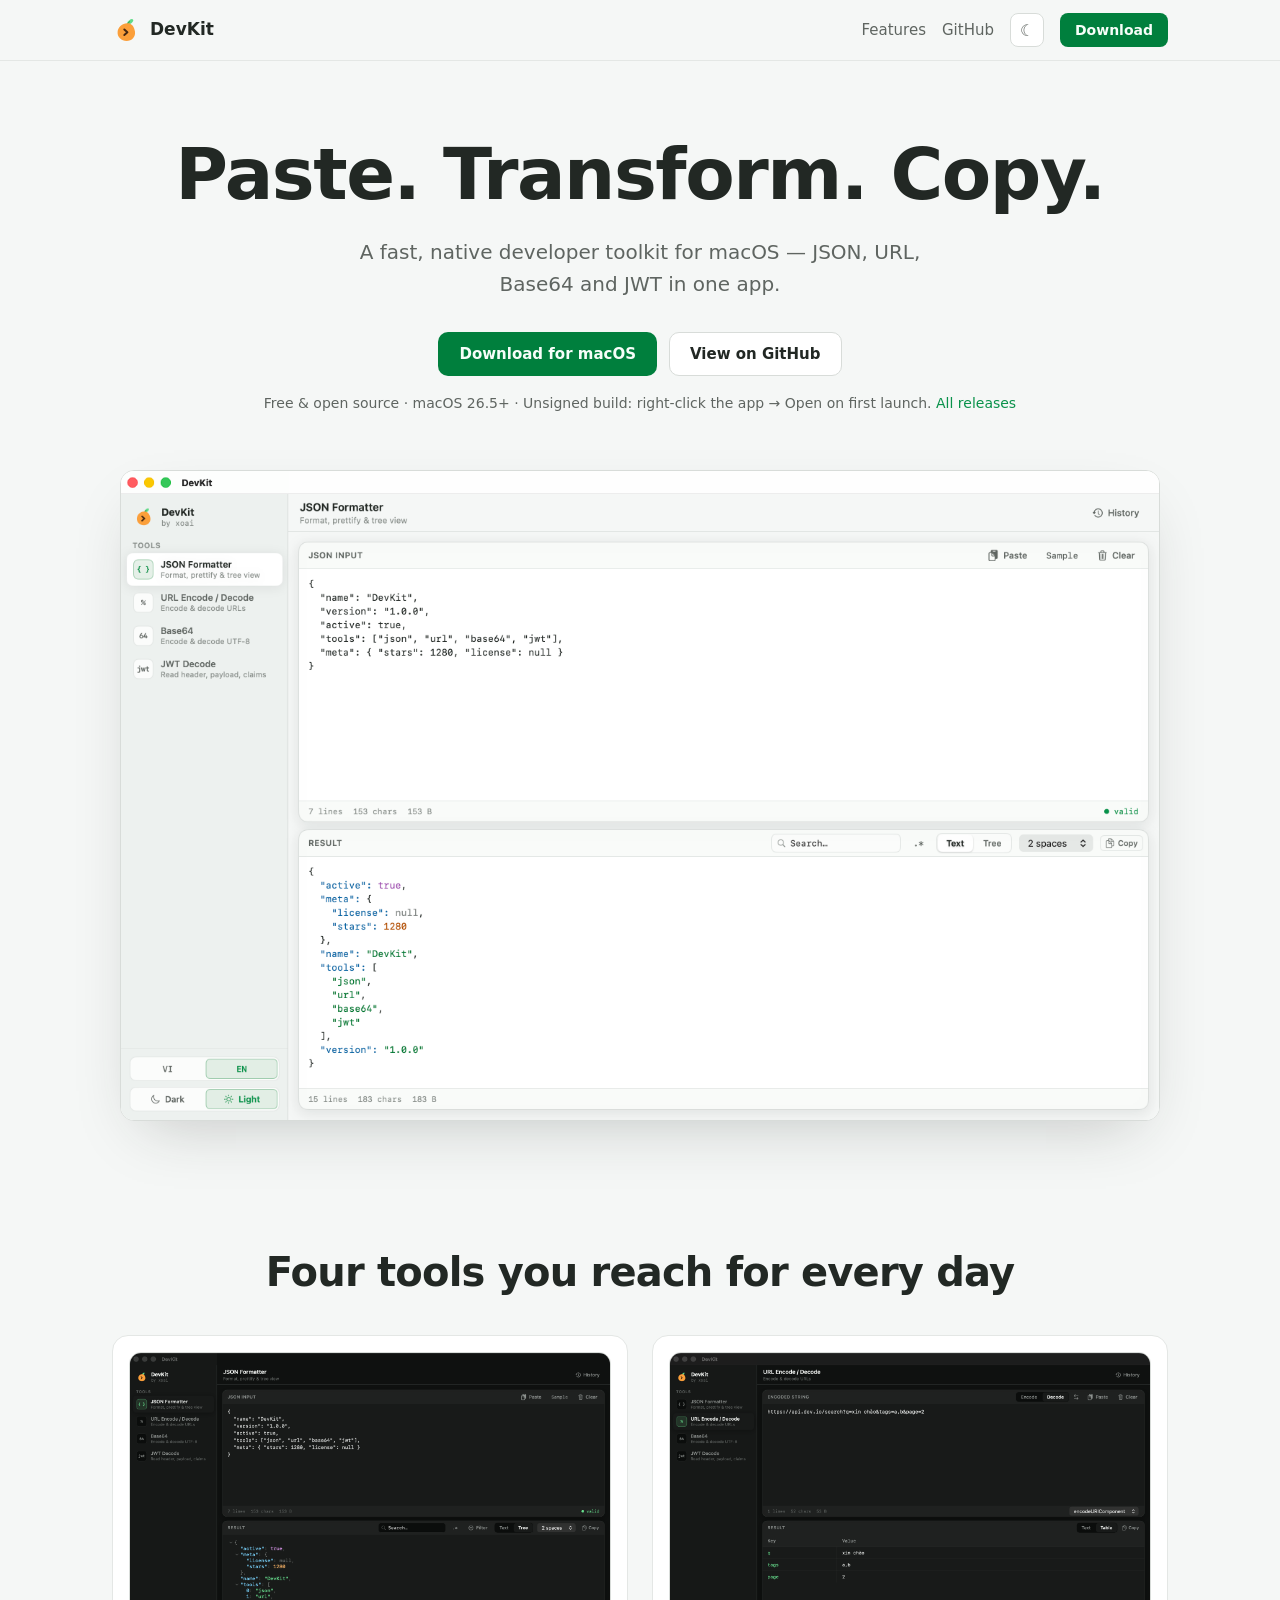
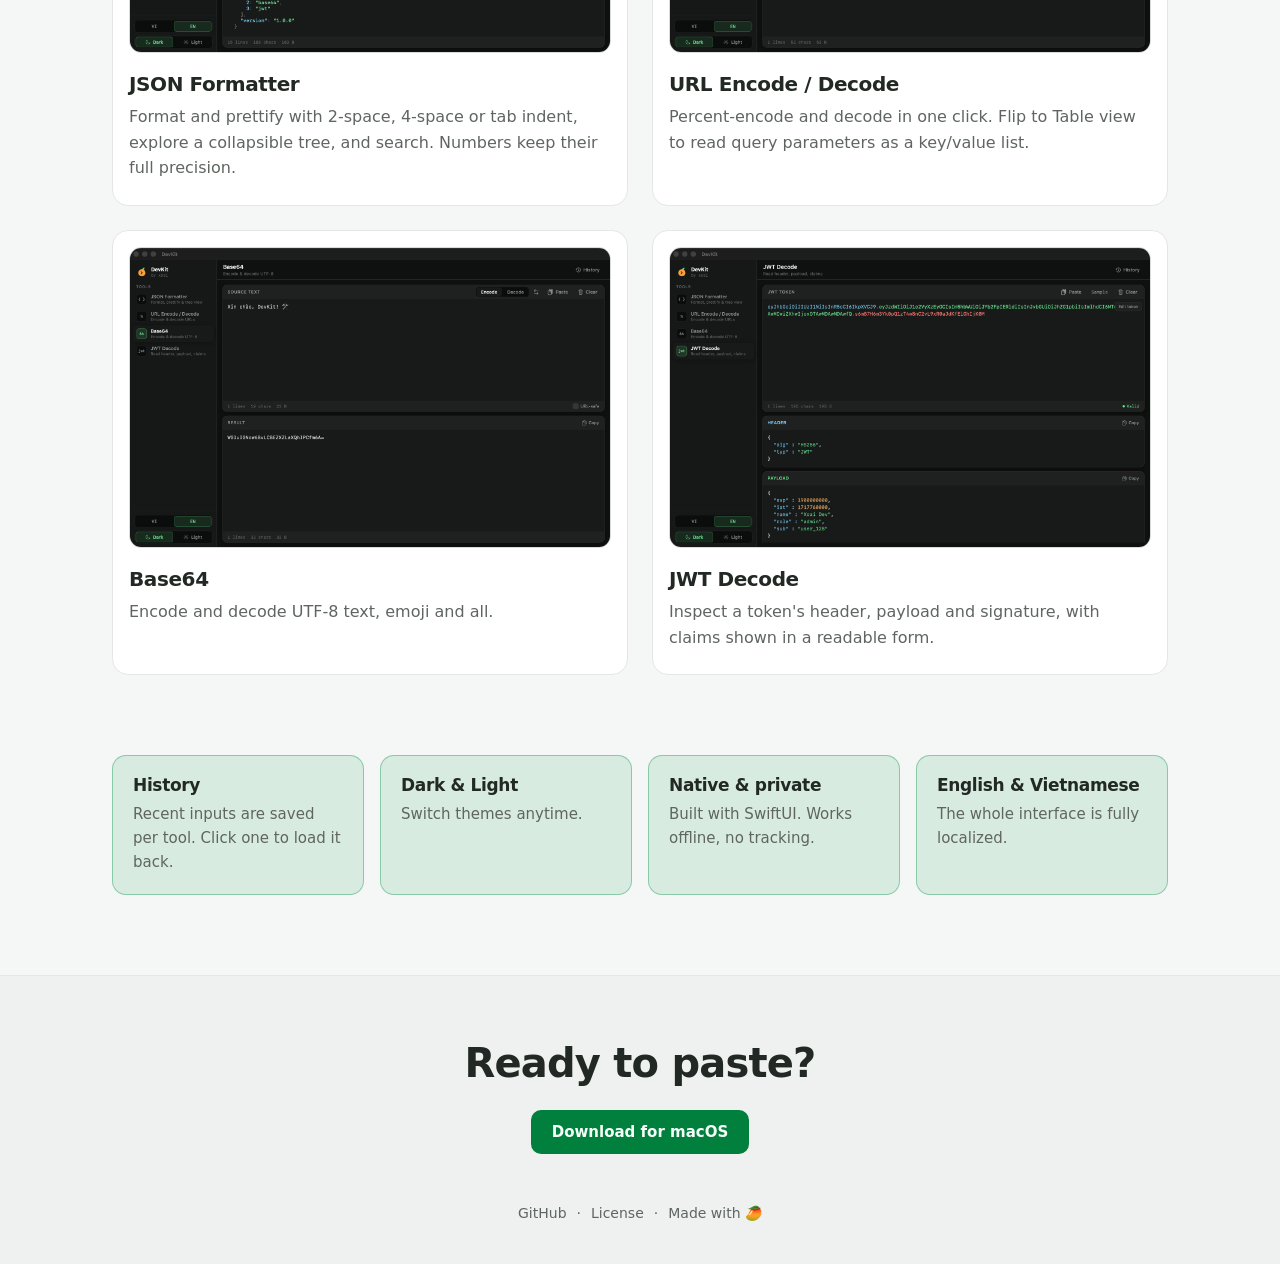
<file: site/index.html>
<!DOCTYPE html>
<html lang="en">
<head>
  <meta charset="utf-8">
  <meta name="viewport" content="width=device-width, initial-scale=1">
  <title>DevKit for macOS</title>
  <meta name="description" content="A fast, native developer toolkit for macOS — JSON, URL, Base64 and JWT in one app.">
  <link rel="icon" href="favicon.svg" type="image/svg+xml">
  <script>
    // Apply a saved theme before first paint so the page never flashes the wrong one.
    try {
      var saved = localStorage.getItem('devkit-theme');
      if (saved === 'dark' || saved === 'light') document.documentElement.dataset.theme = saved;
    } catch (e) {}
  </script>
  <link rel="stylesheet" href="styles.css">
  <script src="theme.js" defer></script>
</head>
<body>
  <header class="nav">
    <div class="container nav-inner">
      <a class="brand" href="#top" aria-label="DevKit home">
        <svg class="mark" width="28" height="28" viewBox="0 0 100 100" aria-hidden="true">
          <ellipse cx="65" cy="21" rx="13" ry="6.4" transform="rotate(-40 65 21)" fill="oklch(0.80 0.16 152)"/>
          <path d="M55 30 C57 25 60 22 63 20" fill="none" stroke="oklch(0.56 0.12 152)" stroke-width="3.2" stroke-linecap="round"/>
          <path d="M59 26 C40 23 22 37 20 56 C18 75 34 89 52 89 C71 89 85 74 82 55 C79 39 72 28 59 26 Z" fill="oklch(0.78 0.155 64)"/>
          <polyline points="44,48 55,58 44,68" fill="none" stroke="oklch(0.31 0.055 56)" stroke-width="7" stroke-linecap="round" stroke-linejoin="round"/>
        </svg>
        <span>DevKit</span>
      </a>
      <nav class="nav-links" aria-label="Primary">
        <a class="nav-secondary" href="#features">Features</a>
        <a class="nav-secondary" href="https://github.com/tungnguyentran/xoai-dev-kit" rel="noopener">GitHub</a>
        <button id="theme-toggle" class="icon-btn" type="button" aria-label="Toggle dark mode" hidden></button>
        <a class="btn btn-primary btn-sm" href="https://github.com/tungnguyentran/xoai-dev-kit/releases/latest/download/XoaiUtility-macOS.zip" rel="noopener">Download</a>
      </nav>
    </div>
  </header>

  <main id="top">
    <section class="hero container">
      <h1>Paste. Transform. Copy.</h1>
      <p class="lede">A fast, native developer toolkit for macOS — JSON, URL, Base64 and JWT in one app.</p>
      <div class="cta">
        <a class="btn btn-primary" href="https://github.com/tungnguyentran/xoai-dev-kit/releases/latest/download/XoaiUtility-macOS.zip" rel="noopener">Download for macOS</a>
        <a class="btn btn-secondary" href="https://github.com/tungnguyentran/xoai-dev-kit" rel="noopener">View on GitHub</a>
      </div>
      <p class="meta">Free &amp; open source · macOS 26.5+ · Unsigned build: right-click the app → Open on first launch. <a href="https://github.com/tungnguyentran/xoai-dev-kit/releases" rel="noopener">All releases</a></p>
      <figure id="hero-shot" class="window">
        <div class="shot shot-hero">
          <img class="shot-dark" src="assets/hero-dark.png" width="2880" height="1800" onerror="this.style.display='none';this.closest('.shot').classList.add('is-missing-dark')" alt="DevKit app window in dark mode, formatting JSON">
          <img class="shot-light" src="assets/hero-light.png" width="2880" height="1800" onerror="this.style.display='none';this.closest('.shot').classList.add('is-missing-light')" alt="DevKit app window in light mode, formatting JSON">
          <div class="shot-ph">DevKit</div>
        </div>
      </figure>
    </section>

    <section id="features" class="tools container" aria-labelledby="features-title">
      <h2 id="features-title">Four tools you reach for every day</h2>
      <div class="tool-grid">
        <article class="tool-card">
          <div class="shot">
            <img src="assets/tool-json.png" width="1600" height="1000" loading="lazy" onerror="this.closest('.shot').classList.add('is-missing')" alt="DevKit JSON Formatter showing a collapsible JSON tree">
            <div class="shot-ph">JSON Formatter</div>
          </div>
          <h3>JSON Formatter</h3>
          <p>Format and prettify with 2-space, 4-space or tab indent, explore a collapsible tree, and search. Numbers keep their full precision.</p>
        </article>
        <article class="tool-card">
          <div class="shot">
            <img src="assets/tool-url.png" width="1600" height="1000" loading="lazy" onerror="this.closest('.shot').classList.add('is-missing')" alt="DevKit URL decoder showing query parameters as a key/value table">
            <div class="shot-ph">URL Encode / Decode</div>
          </div>
          <h3>URL Encode / Decode</h3>
          <p>Percent-encode and decode in one click. Flip to Table view to read query parameters as a key/value list.</p>
        </article>
        <article class="tool-card">
          <div class="shot">
            <img src="assets/tool-base64.png" width="1600" height="1000" loading="lazy" onerror="this.closest('.shot').classList.add('is-missing')" alt="DevKit Base64 tool encoding UTF-8 text">
            <div class="shot-ph">Base64</div>
          </div>
          <h3>Base64</h3>
          <p>Encode and decode UTF-8 text, emoji and all.</p>
        </article>
        <article class="tool-card">
          <div class="shot">
            <img src="assets/tool-jwt.png" width="1600" height="1000" loading="lazy" onerror="this.closest('.shot').classList.add('is-missing')" alt="DevKit JWT decoder showing header, payload and signature">
            <div class="shot-ph">JWT Decode</div>
          </div>
          <h3>JWT Decode</h3>
          <p>Inspect a token's header, payload and signature, with claims shown in a readable form.</p>
        </article>
      </div>
    </section>

    <section class="highlights container" aria-label="Highlights">
      <ul class="highlight-list">
        <li><h3>History</h3><p>Recent inputs are saved per tool. Click one to load it back.</p></li>
        <li><h3>Dark &amp; Light</h3><p>Switch themes anytime.</p></li>
        <li><h3>Native &amp; private</h3><p>Built with SwiftUI. Works offline, no tracking.</p></li>
        <li><h3>English &amp; Vietnamese</h3><p>The whole interface is fully localized.</p></li>
      </ul>
    </section>
  </main>

  <footer class="footer">
    <div class="container footer-inner">
      <div class="footer-cta">
        <h2>Ready to paste?</h2>
        <a class="btn btn-primary" href="https://github.com/tungnguyentran/xoai-dev-kit/releases/latest/download/XoaiUtility-macOS.zip" rel="noopener">Download for macOS</a>
      </div>
      <p class="footer-links">
        <a href="https://github.com/tungnguyentran/xoai-dev-kit" rel="noopener">GitHub</a>
        <span aria-hidden="true">·</span>
        <a href="https://github.com/tungnguyentran/xoai-dev-kit/blob/main/LICENSE" rel="noopener">License</a>
        <span aria-hidden="true">·</span>
        <span>Made with 🥭</span>
      </p>
    </div>
  </footer>
</body>
</html>
</file>
<file: site/styles.css>
/* DevKit landing page.
   Color tokens are copied verbatim from XoaiUtility/Theme.swift (oklch), so the
   site and the app share one palette. site-tests/check_site.py keeps them in sync. */

/* ---- Tokens: light ---- */
:root {
  color-scheme: light;
  --bg:          oklch(0.975 0.003 160);
  --bg-side:     oklch(0.955 0.004 160);
  --panel:       oklch(1 0 0);
  --panel-2:     oklch(0.985 0.003 160);
  --border:      oklch(0.89 0.005 160);
  --border-soft: oklch(0.925 0.004 160);
  --text:        oklch(0.27 0.012 160);
  --text-dim:    oklch(0.50 0.01 160);
  --text-faint:  oklch(0.64 0.008 160);
  --accent:      oklch(0.58 0.15 152);
  --accent-ink:  oklch(0.99 0.01 160);
  --accent-soft: oklch(0.58 0.15 152 / 0.12);
  --accent-line: oklch(0.58 0.15 152 / 0.38);
  /* Site-only: a deeper green so white button text passes WCAG AA (app accent is 3.9:1). */
  --btn-primary: oklch(0.52 0.14 152);
  --shadow: 0 24px 60px -24px oklch(0.27 0.012 160 / 0.25);

  --font: -apple-system, BlinkMacSystemFont, "Segoe UI", system-ui, sans-serif;
  --mono: ui-monospace, "SF Mono", Menlo, monospace;
}

/* ---- Tokens: dark (OS preference, unless the visitor picked light) ---- */
@media (prefers-color-scheme: dark) {
  :root:not([data-theme="light"]) {
    color-scheme: dark;
    --bg:          oklch(0.175 0.004 160);
    --bg-side:     oklch(0.205 0.004 160);
    --panel:       oklch(0.215 0.005 160);
    --panel-2:     oklch(0.245 0.005 160);
    --border:      oklch(0.30 0.006 160);
    --border-soft: oklch(0.255 0.005 160);
    --text:        oklch(0.945 0.004 160);
    --text-dim:    oklch(0.66 0.007 160);
    --text-faint:  oklch(0.50 0.006 160);
    --accent:      oklch(0.82 0.16 152);
    --accent-ink:  oklch(0.22 0.05 160);
    --accent-soft: oklch(0.82 0.16 152 / 0.14);
    --accent-line: oklch(0.82 0.16 152 / 0.40);
    --btn-primary: oklch(0.82 0.16 152);
    --shadow: 0 24px 60px -24px oklch(0 0 0 / 0.6);
  }
}

/* ---- Tokens: dark (picked explicitly with the toggle) ---- */
:root[data-theme="dark"] {
  color-scheme: dark;
  --bg:          oklch(0.175 0.004 160);
  --bg-side:     oklch(0.205 0.004 160);
  --panel:       oklch(0.215 0.005 160);
  --panel-2:     oklch(0.245 0.005 160);
  --border:      oklch(0.30 0.006 160);
  --border-soft: oklch(0.255 0.005 160);
  --text:        oklch(0.945 0.004 160);
  --text-dim:    oklch(0.66 0.007 160);
  --text-faint:  oklch(0.50 0.006 160);
  --accent:      oklch(0.82 0.16 152);
  --accent-ink:  oklch(0.22 0.05 160);
  --accent-soft: oklch(0.82 0.16 152 / 0.14);
  --accent-line: oklch(0.82 0.16 152 / 0.40);
  --btn-primary: oklch(0.82 0.16 152);
  --shadow: 0 24px 60px -24px oklch(0 0 0 / 0.6);
}

/* ---- Base ---- */
*, *::before, *::after { box-sizing: border-box; }

html { scroll-behavior: smooth; }

body {
  margin: 0;
  background: var(--bg);
  color: var(--text);
  font: 16px/1.6 var(--font);
  -webkit-font-smoothing: antialiased;
  overflow-x: hidden;
}

img { max-width: 100%; }

a { color: var(--accent); text-decoration: none; }
a:hover { text-decoration: underline; }

h1, h2, h3 { line-height: 1.15; margin: 0; letter-spacing: -0.02em; }

:focus-visible {
  outline: 3px solid var(--accent);
  outline-offset: 2px;
  border-radius: 6px;
}

.container {
  max-width: 1120px;
  margin-inline: auto;
  padding-inline: 16px;
}

@media (min-width: 720px) {
  .container { padding-inline: 32px; }
}

/* ---- Buttons ---- */
.btn {
  display: inline-flex;
  align-items: center;
  justify-content: center;
  gap: 8px;
  min-height: 44px;
  padding: 0 20px;
  border-radius: 10px;
  border: 1px solid transparent;
  font-weight: 600;
  font-size: 15px;
  white-space: nowrap;
  transition: transform 0.12s ease, background-color 0.12s ease;
}
.btn:hover { text-decoration: none; transform: translateY(-1px); }

.btn-primary { background: var(--btn-primary); color: var(--accent-ink); }
.btn-secondary { background: var(--panel); color: var(--text); border-color: var(--border); }
.btn-secondary:hover { background: var(--panel-2); }
.btn-sm { min-height: 34px; padding: 0 14px; font-size: 14px; border-radius: 8px; }

.icon-btn {
  display: inline-grid;
  place-items: center;
  width: 34px;
  height: 34px;
  border-radius: 8px;
  border: 1px solid var(--border);
  background: var(--panel);
  color: var(--text-dim);
  font-size: 16px;
  cursor: pointer;
}
.icon-btn:hover { color: var(--text); background: var(--panel-2); }
.icon-btn[hidden] { display: none; }

/* ---- Nav ---- */
.nav {
  position: sticky;
  top: 0;
  z-index: 10;
  background: color-mix(in oklch, var(--bg) 85%, transparent);
  backdrop-filter: saturate(1.4) blur(12px);
  -webkit-backdrop-filter: saturate(1.4) blur(12px);
  border-bottom: 1px solid var(--border-soft);
}
.nav-inner { display: flex; align-items: center; justify-content: space-between; height: 60px; gap: 12px; }
.brand { display: inline-flex; align-items: center; gap: 10px; color: var(--text); font-weight: 700; font-size: 17px; }
.brand:hover { text-decoration: none; }
.nav-links { display: flex; align-items: center; gap: 16px; }
.nav-secondary { color: var(--text-dim); font-size: 15px; }
.nav-secondary:hover { color: var(--text); text-decoration: none; }

@media (max-width: 479px) {
  .nav-secondary { display: none; }
  .nav-links { gap: 10px; }
}

/* ---- Hero ---- */
.hero { text-align: center; padding-top: 72px; padding-bottom: 56px; }
.hero h1 { font-size: clamp(40px, 8vw, 72px); font-weight: 800; }
.lede { max-width: 620px; margin: 20px auto 0; font-size: clamp(17px, 2.2vw, 20px); color: var(--text-dim); }
.cta { display: flex; flex-wrap: wrap; justify-content: center; gap: 12px; margin-top: 32px; }
.meta { margin: 16px 0 0; font-size: 14px; color: var(--text-dim); }

.window {
  margin: 56px auto 0;
  max-width: 1040px;
  border-radius: 14px;
  border: 1px solid var(--border);
  background: var(--panel);
  box-shadow: var(--shadow);
  overflow: hidden;
}
.window .shot { border: 0; border-radius: 0; }

/* ---- Screenshot slots ---- */
.shot {
  position: relative;
  aspect-ratio: 16 / 10;
  background: var(--panel-2);
  border: 1px solid var(--border);
  border-radius: 12px;
  overflow: hidden;
}
.shot img { width: 100%; height: 100%; display: block; object-fit: cover; object-position: top left; }
.shot-ph {
  display: none;
  position: absolute;
  inset: 0;
  place-items: center;
  color: var(--text-faint);
  font: 600 15px/1 var(--mono);
  background:
    repeating-linear-gradient(135deg, transparent 0 14px, var(--border-soft) 14px 15px),
    var(--panel-2);
}
.shot:not(:has(img)) .shot-ph { display: grid; }

/* Hero shows the screenshot that matches the effective theme.
   Selectors include `.shot img` so they out-rank the `.shot img` rule above. */
.shot img.shot-dark { display: none; }
:root[data-theme="dark"] .shot img.shot-dark { display: block; }
:root[data-theme="dark"] .shot img.shot-light { display: none; }
@media (prefers-color-scheme: dark) {
  :root:not([data-theme="light"]) .shot img.shot-dark { display: block; }
  :root:not([data-theme="light"]) .shot img.shot-light { display: none; }
}

/* Missing screenshots: an img's onerror tags its .shot, which swaps in the
   labelled placeholder. Hero variants report separately, so the placeholder
   shows only when the variant for the active theme is the one that failed. */
.shot.is-missing img { display: none; }
.shot.is-missing .shot-ph { display: grid; }
.shot.is-missing-light .shot-ph { display: grid; }
:root[data-theme="dark"] .shot.is-missing-dark .shot-ph { display: grid; }
:root[data-theme="dark"] .shot.is-missing-light:not(.is-missing-dark) .shot-ph { display: none; }
@media (prefers-color-scheme: dark) {
  :root:not([data-theme="light"]) .shot.is-missing-dark .shot-ph { display: grid; }
  :root:not([data-theme="light"]) .shot.is-missing-light:not(.is-missing-dark) .shot-ph { display: none; }
}

/* ---- Tools ---- */
.tools { padding-top: 72px; padding-bottom: 40px; scroll-margin-top: 60px; }
.tools h2, .footer-cta h2 { font-size: clamp(28px, 4vw, 40px); text-align: center; }
.tool-grid { display: grid; grid-template-columns: 1fr; gap: 20px; margin-top: 40px; }
@media (min-width: 720px) {
  .tool-grid { grid-template-columns: repeat(2, 1fr); gap: 24px; }
}
.tool-card {
  padding: 16px 16px 24px;
  border-radius: 16px;
  border: 1px solid var(--border-soft);
  background: var(--panel);
}
.tool-card h3 { margin-top: 20px; font-size: 20px; }
.tool-card p { margin: 8px 0 0; color: var(--text-dim); }

/* ---- Highlights ---- */
.highlights { padding-top: 40px; padding-bottom: 80px; }
.highlight-list {
  list-style: none;
  margin: 0;
  padding: 0;
  display: grid;
  grid-template-columns: 1fr;
  gap: 16px;
}
@media (min-width: 560px) { .highlight-list { grid-template-columns: repeat(2, 1fr); } }
@media (min-width: 960px) { .highlight-list { grid-template-columns: repeat(4, 1fr); } }
.highlight-list li { padding: 20px; border-radius: 14px; background: var(--accent-soft); border: 1px solid var(--accent-line); }
.highlight-list h3 { font-size: 17px; }
.highlight-list p { margin: 6px 0 0; color: var(--text-dim); font-size: 15px; }

/* ---- Footer ---- */
.footer { border-top: 1px solid var(--border-soft); background: var(--bg-side); }
.footer-inner { padding-top: 64px; padding-bottom: 40px; text-align: center; }
.footer-cta .btn { margin-top: 24px; }
.footer-links { margin: 48px 0 0; display: flex; flex-wrap: wrap; justify-content: center; gap: 10px; color: var(--text-dim); font-size: 14px; }
.footer-links a { color: var(--text-dim); }
</file>
